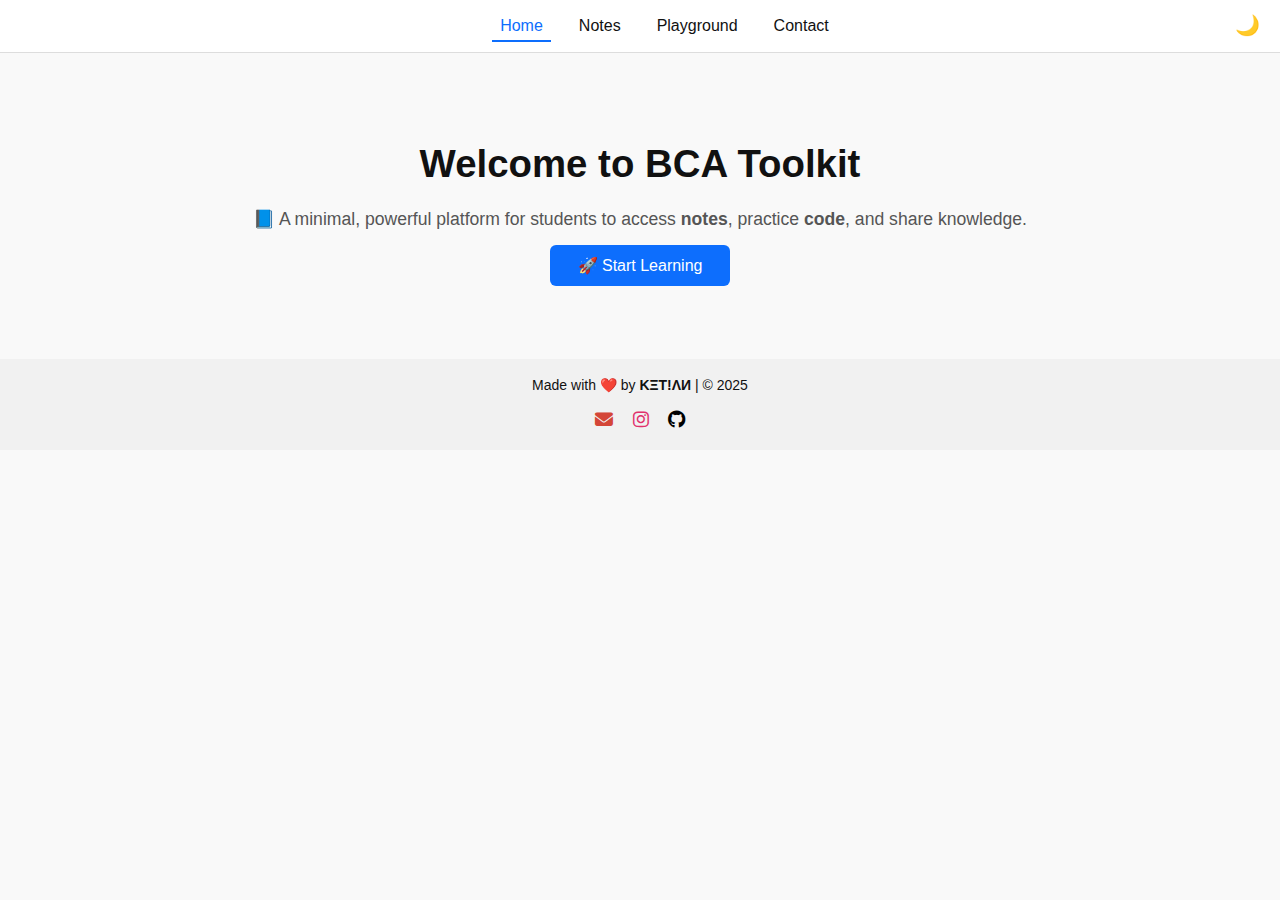
<file: index.html>
<!DOCTYPE html>
<html lang="en">
<head>
  <meta charset="UTF-8" />
  <meta name="viewport" content="width=device-width, initial-scale=1.0"/>
  <title>Home | BCA Toolkit</title>
  <link rel="stylesheet" href="style.css" />
  <link rel="stylesheet" href="https://cdnjs.cloudflare.com/ajax/libs/font-awesome/6.5.0/css/all.min.css"/>
</head>
<body>
  <!-- Navigation -->
  <header>
    <nav class="nav">
      <div class="nav-container">
        <!-- Logo -->
        <div class="logo">
          <span class="brand-name">K<span class="symbol">Ξ</span>T<span class="symbol">!</span>ΛИ</span>
          <span class="brand-sub">BCA Toolkit</span>
        </div>

        <!-- Navigation Links -->
        <ul class="nav-links" id="navLinks">
          <li><a href="index.html" class="active">Home</a></li>
          <li><a href="notes.html">Notes</a></li>
          <li><a href="playground.html">Playground</a></li>
          <li><a href="contact.html">Contact</a></li>
        </ul>

        <!-- Toggles -->
        <div class="nav-buttons">
          <button class="hamburger" onclick="toggleMenu()">☰</button>
          <button id="themeToggle" class="toggle-theme" onclick="toggleDarkMode()">🌙</button>
        </div>
      </div>
    </nav>
  </header>

  <!-- Hero Section -->
  <main class="container hero-section">
    <div class="hero-content">
      <h1>Welcome to <span class="highlight">BCA Toolkit</span></h1>
      <p>📘 A minimal, powerful platform for students to access <strong>notes</strong>, practice <strong>code</strong>, and share knowledge.</p>
      <a href="notes.html" class="cta-button">🚀 Start Learning</a>
    </div>
  </main>

  <!-- Footer -->
  <footer class="footer">
    <p>Made with ❤️ by <strong>KΞT!ΛИ</strong> | © 2025</p>
    <div class="footer-icons">
      <a href="mailto:ketanjaadhav5602@gmail.com" title="Email"><i class="fas fa-envelope"></i></a>
      <a href="https://instagram.com/me.ketan_" target="_blank" title="Instagram"><i class="fab fa-instagram"></i></a>
      <a href="https://github.com/mrketan5602" target="_blank" title="GitHub"><i class="fab fa-github"></i></a>
    </div>
  </footer>

  <!-- JavaScript -->
  <script>
    function toggleMenu() {
      document.getElementById('navLinks').classList.toggle('show');
    }

    function toggleDarkMode() {
      const body = document.body;
      body.classList.toggle("dark");
      document.getElementById("themeToggle").textContent = body.classList.contains("dark") ? "☀️" : "🌙";
      localStorage.setItem("theme", body.classList.contains("dark") ? "dark" : "light");
    }

    window.addEventListener("DOMContentLoaded", () => {
      if (localStorage.getItem("theme") === "dark") {
        document.body.classList.add("dark");
        document.getElementById("themeToggle").textContent = "☀️";
      }
    });
  </script>
</body>
</html>
</file>
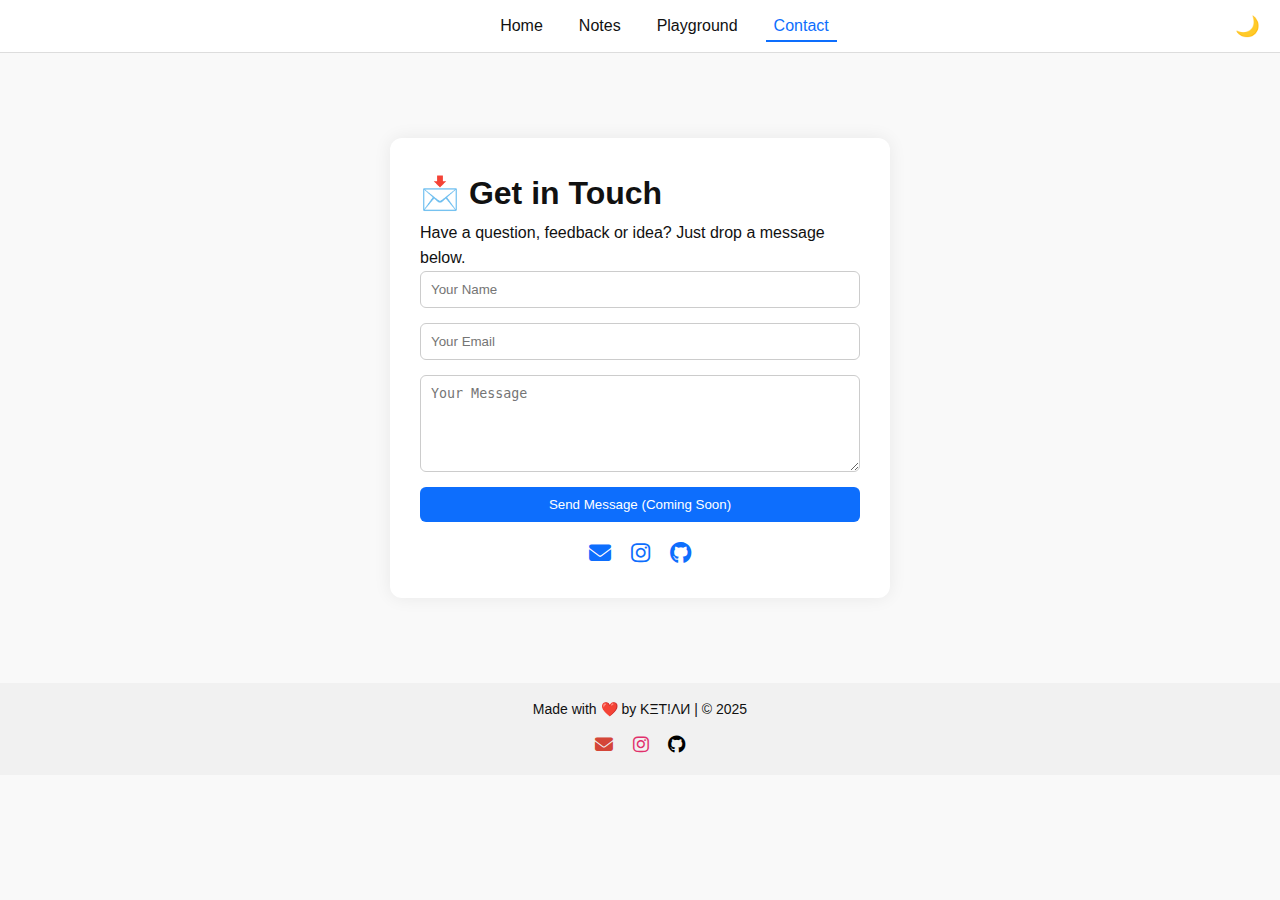
<file: contact.html>
<!DOCTYPE html>
<html lang="en">
<head>
  <meta charset="UTF-8"/>
  <meta name="viewport" content="width=device-width, initial-scale=1.0"/>
  <title>Contact | BCA Toolkit</title>
  <link rel="stylesheet" href="style.css"/>
  <link rel="stylesheet" href="https://cdnjs.cloudflare.com/ajax/libs/font-awesome/6.5.0/css/all.min.css"/>
</head>
<body>
  <header>
    <nav class="nav">
      <div class="nav-container">
        <div class="logo">
          <span class="brand-name">KΞT!ΛИ</span>
          <span class="brand-sub">BCA Toolkit</span>
        </div>
        <ul class="nav-links" id="navLinks">
          <li><a href="index.html">Home</a></li>
          <li><a href="notes.html">Notes</a></li>
          <li><a href="playground.html">Playground</a></li>
          <li><a href="contact.html" class="active">Contact</a></li>
        </ul>
        <button class="hamburger" onclick="toggleMenu()">☰</button>
        <button id="themeToggle" class="toggle-theme" onclick="toggleDarkMode()">🌙</button>
      </div>
    </nav>
  </header>

  <main class="container contact-section">
    <div class="contact-card">
      <h1>📩 Get in Touch</h1>
      <p>Have a question, feedback or idea? Just drop a message below.</p>
      <form>
        <input type="text" placeholder="Your Name" required>
        <input type="email" placeholder="Your Email" required>
        <textarea placeholder="Your Message" rows="5" required></textarea>
        <button type="submit" disabled>Send Message (Coming Soon)</button>
      </form>
      <div class="contact-icons">
        <a href="mailto:ketanjaadhav5602@gmail.com"><i class="fas fa-envelope"></i></a>
        <a href="https://instagram.com/me.ketan_" target="_blank"><i class="fab fa-instagram"></i></a>
        <a href="https://github.com/mrketan5602" target="_blank"><i class="fab fa-github"></i></a>
      </div>
    </div>
  </main>

  <footer class="footer">
    <p>Made with ❤️ by KΞT!ΛИ | © 2025</p>
    <div class="footer-icons">
      <a href="mailto:ketanjaadhav5602@gmail.com"><i class="fas fa-envelope"></i></a>
      <a href="https://instagram.com/me.ketan_" target="_blank"><i class="fab fa-instagram"></i></a>
      <a href="https://github.com/mrketan5602" target="_blank"><i class="fab fa-github"></i></a>
    </div>
  </footer>

  <script>
    function toggleMenu() {
      document.getElementById('navLinks').classList.toggle('show');
    }

    function toggleDarkMode() {
      const body = document.body;
      body.classList.toggle("dark");
      document.getElementById("themeToggle").textContent = body.classList.contains("dark") ? "☀️" : "🌙";
      localStorage.setItem("theme", body.classList.contains("dark") ? "dark" : "light");
    }

    window.addEventListener("DOMContentLoaded", () => {
      if (localStorage.getItem("theme") === "dark") {
        document.body.classList.add("dark");
        document.getElementById("themeToggle").textContent = "☀️";
      }
    });
  </script>
</body>
</html>
</file>
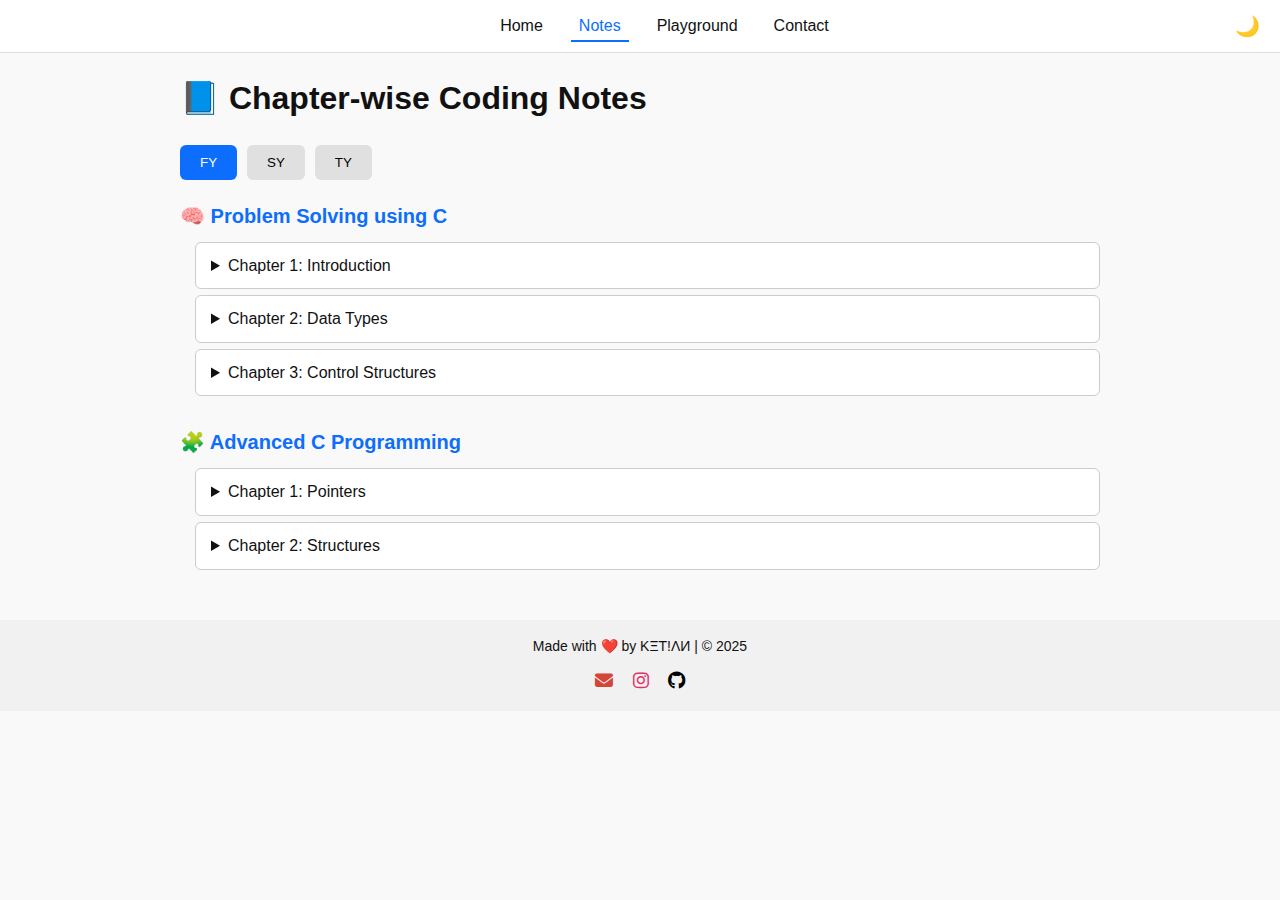
<file: notes.html>
<!DOCTYPE html>
<html lang="en">
<head>
  <meta charset="UTF-8" />
  <meta name="viewport" content="width=device-width, initial-scale=1.0"/>
  <title>Notes | BCA Toolkit</title>
  <link rel="stylesheet" href="style.css" />
  <link rel="stylesheet" href="https://cdnjs.cloudflare.com/ajax/libs/font-awesome/6.5.0/css/all.min.css"/>
</head>
<body>
  <header>
    <nav class="nav">
      <div class="nav-container">
        <div class="logo">
          <span class="brand-name">KΞT!ΛИ</span>
          <span class="brand-sub">BCA Toolkit</span>
        </div>
        <ul class="nav-links" id="navLinks">
          <li><a href="index.html">Home</a></li>
          <li><a href="notes.html" class="active">Notes</a></li>
          <li><a href="playground.html">Playground</a></li>
          <li><a href="contact.html">Contact</a></li>
        </ul>
        <button class="hamburger" onclick="toggleMenu()">☰</button>
        <button id="themeToggle" class="toggle-theme" onclick="toggleDarkMode()">🌙</button>
      </div>
    </nav>
  </header>

  <main class="container">
    <h1>📘 Chapter-wise Coding Notes</h1>

    <div class="tabs">
      <button class="tab active" onclick="showTab('fy', event)">FY</button>
      <button class="tab" onclick="showTab('sy', event)">SY</button>
      <button class="tab" onclick="showTab('ty', event)">TY</button>
    </div>

    <!-- FY Subjects -->
    <div class="tab-content" id="fy">
      <div class="subject-block">
        <h2>🧠 Problem Solving using C</h2>
        <details><summary>Chapter 1: Introduction</summary><a href="#">Download PDF</a></details>
        <details><summary>Chapter 2: Data Types</summary><a href="#">Download PDF</a></details>
        <details><summary>Chapter 3: Control Structures</summary><a href="#">Download PDF</a></details>
      </div>
      <div class="subject-block">
        <h2>🧩 Advanced C Programming</h2>
        <details><summary>Chapter 1: Pointers</summary><a href="#">Download PDF</a></details>
        <details><summary>Chapter 2: Structures</summary><a href="#">Download PDF</a></details>
      </div>
    </div>

    <!-- SY Subjects -->
    <div class="tab-content" id="sy" style="display:none;">
      <div class="subject-block">
        <h2>☕ Java Programming</h2>
        <details><summary>Chapter 1: OOP Concepts</summary><a href="#">Download PDF</a></details>
        <details><summary>Chapter 2: Inheritance</summary><a href="#">Download PDF</a></details>
        <details><summary>Chapter 3: Interfaces</summary><a href="#">Download PDF</a></details>
      </div>
      <div class="subject-block">
        <h2>🧮 Data Structures</h2>
        <details><summary>Chapter 1: Arrays & Linked Lists</summary><a href="#">Download PDF</a></details>
        <details><summary>Chapter 2: Stacks & Queues</summary><a href="#">Download PDF</a></details>
      </div>
      <div class="subject-block">
        <h2>🐍 Python Programming</h2>
        <details><summary>Chapter 1: Python Basics</summary><a href="#">Download PDF</a></details>
        <details><summary>Chapter 2: Functions</summary><a href="#">Download PDF</a></details>
      </div>
      <div class="subject-block">
        <h2>🌐 Web Technologies I</h2>
        <details><summary>Chapter 1: HTML & CSS</summary><a href="#">Download PDF</a></details>
        <details><summary>Chapter 2: JavaScript</summary><a href="#">Download PDF</a></details>
      </div>
    </div>

    <!-- TY Subjects -->
    <div class="tab-content" id="ty" style="display:none;">
      <div class="subject-block">
        <h2>⚙️ Core & Advanced Java</h2>
        <details><summary>Chapter 1: Multithreading</summary><a href="#">Download PDF</a></details>
        <details><summary>Chapter 2: Exception Handling</summary><a href="#">Download PDF</a></details>
      </div>
      <div class="subject-block">
        <h2>🌍 Web Technologies II</h2>
        <details><summary>Chapter 1: React Basics</summary><a href="#">Download PDF</a></details>
        <details><summary>Chapter 2: SPAs</summary><a href="#">Download PDF</a></details>
      </div>
      <div class="subject-block">
        <h2>📱 Android Programming</h2>
        <details><summary>Chapter 1: Activity Lifecycle</summary><a href="#">Download PDF</a></details>
        <details><summary>Chapter 2: Intents & UI</summary><a href="#">Download PDF</a></details>
      </div>
      <div class="subject-block">
        <h2>💡 Internet of Things (IoT)</h2>
        <details><summary>Chapter 1: Sensors & Devices</summary><a href="#">Download PDF</a></details>
      </div>
    </div>
  </main>

  <footer class="footer">
    <p>Made with ❤️ by KΞT!ΛИ | © 2025</p>
    <div class="footer-icons">
      <a href="mailto:ketanjaadhav5602@gmail.com"><i class="fas fa-envelope"></i></a>
      <a href="https://instagram.com/me.ketan_" target="_blank"><i class="fab fa-instagram"></i></a>
      <a href="https://github.com/mrketan5602" target="_blank"><i class="fab fa-github"></i></a>
    </div>
  </footer>

  <script>
    function toggleMenu() {
      document.getElementById('navLinks').classList.toggle('show');
    }

    function toggleDarkMode() {
      const body = document.body;
      body.classList.toggle("dark");
      document.getElementById("themeToggle").textContent = body.classList.contains("dark") ? "☀️" : "🌙";
      localStorage.setItem("theme", body.classList.contains("dark") ? "dark" : "light");
    }

    window.addEventListener("DOMContentLoaded", () => {
      if (localStorage.getItem("theme") === "dark") {
        document.body.classList.add("dark");
        document.getElementById("themeToggle").textContent = "☀️";
      }
    });

    function showTab(tabId, event) {
      document.querySelectorAll('.tab-content').forEach(tab => tab.style.display = 'none');
      document.querySelectorAll('.tab').forEach(btn => btn.classList.remove('active'));
      document.getElementById(tabId).style.display = 'block';
      event.target.classList.add('active');
    }
  </script>
</body>
</html>
</file>
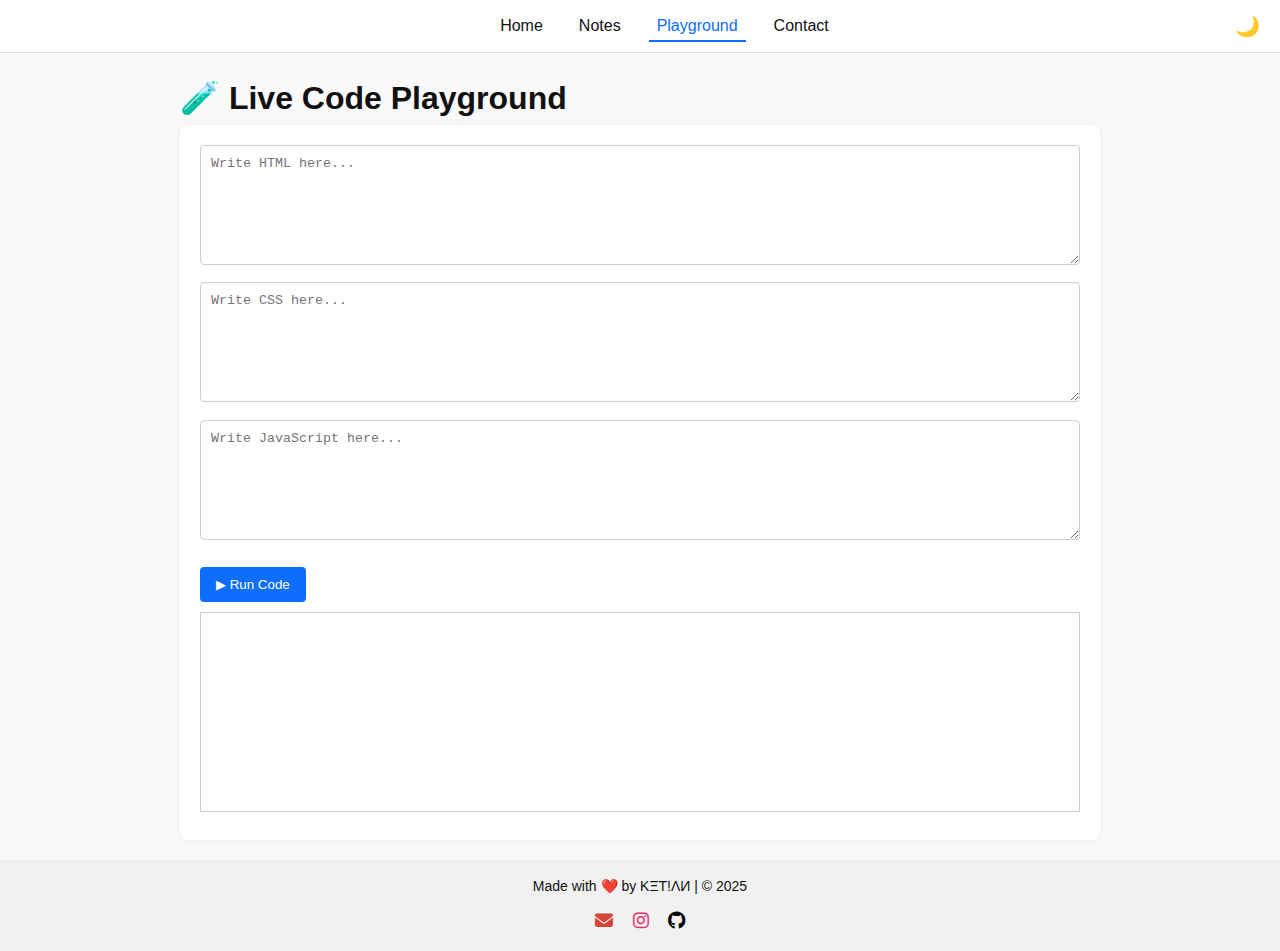
<file: playground.html>
<!DOCTYPE html>
<html lang="en">
<head>
  <meta charset="UTF-8"/>
  <meta name="viewport" content="width=device-width, initial-scale=1.0"/>
  <title>Playground | BCA Toolkit</title>
  <link rel="stylesheet" href="style.css"/>
  <link rel="stylesheet" href="https://cdnjs.cloudflare.com/ajax/libs/font-awesome/6.5.0/css/all.min.css"/>
</head>
<body>
  <header>
    <nav class="nav">
      <div class="nav-container">
        <div class="logo">
          <span class="brand-name">KΞT!ΛИ</span>
          <span class="brand-sub">BCA Toolkit</span>
        </div>
        <ul class="nav-links" id="navLinks">
          <li><a href="index.html">Home</a></li>
          <li><a href="notes.html">Notes</a></li>
          <li><a href="playground.html" class="active">Playground</a></li>
          <li><a href="contact.html">Contact</a></li>
        </ul>
        <button class="hamburger" onclick="toggleMenu()">☰</button>
        <button id="themeToggle" class="toggle-theme" onclick="toggleDarkMode()">🌙</button>
      </div>
    </nav>
  </header>

  <main class="container">
    <h1>🧪 Live Code Playground</h1>
    <div class="playground">
      <textarea id="html" placeholder="Write HTML here..."></textarea>
      <textarea id="css" placeholder="Write CSS here..."></textarea>
      <textarea id="js" placeholder="Write JavaScript here..."></textarea>
      <button onclick="runCode()">▶ Run Code</button>
      <iframe id="output"></iframe>
    </div>
  </main>

  <footer class="footer">
    <p>Made with ❤️ by KΞT!ΛИ | © 2025</p>
    <div class="footer-icons">
      <a href="mailto:ketanjaadhav5602@gmail.com"><i class="fas fa-envelope"></i></a>
      <a href="https://instagram.com/me.ketan_" target="_blank"><i class="fab fa-instagram"></i></a>
      <a href="https://github.com/mrketan5602" target="_blank"><i class="fab fa-github"></i></a>
    </div>
  </footer>

  <script>
    function runCode() {
      const html = document.getElementById("html").value;
      const css = "<style>" + document.getElementById("css").value + "</style>";
      const js = "<script>" + document.getElementById("js").value + "<\/script>";
      const output = document.getElementById("output");
      output.srcdoc = html + css + js;
    }

    function toggleMenu() {
      document.getElementById('navLinks').classList.toggle('show');
    }

    function toggleDarkMode() {
      const body = document.body;
      body.classList.toggle("dark");
      document.getElementById("themeToggle").textContent = body.classList.contains("dark") ? "☀️" : "🌙";
      localStorage.setItem("theme", body.classList.contains("dark") ? "dark" : "light");
    }

    window.addEventListener("DOMContentLoaded", () => {
      if (localStorage.getItem("theme") === "dark") {
        document.body.classList.add("dark");
        document.getElementById("themeToggle").textContent = "☀️";
      }
    });
  </script>
</body>
</html>
</file>
<file: style.css>
/* ========== RESET ========== */
* {
  margin: 0;
  padding: 0;
  box-sizing: border-box;
}
body {
  font-family: 'Segoe UI', sans-serif;
  background: #f9f9f9;
  color: #111;
  line-height: 1.6;
  transition: background 0.3s, color 0.3s;
}
a {
  color: inherit;
  text-decoration: none;
}
.container {
  max-width: 960px;
  margin: auto;
  padding: 20px;
}

/* ========== NAVBAR ========== */
.nav {
  background: #fff;
  border-bottom: 1px solid #ddd;
  padding: 10px 20px;
}
.nav-container {
  display: flex;
  align-items: center;
  justify-content: space-between;
}
.nav-links {
  display: flex;
  gap: 20px;
}
.nav-links li {
  list-style: none;
}
.nav-links a {
  font-weight: 500;
  padding: 6px 8px;
  border-bottom: 2px solid transparent;
  transition: 0.3s;
}
.nav-links a:hover,
.nav-links a.active {
  color: #0d6efd;
  border-bottom-color: #0d6efd;
}
.toggle-theme,
.hamburger {
  background: none;
  border: none;
  font-size: 20px;
  cursor: pointer;
  margin-left: 12px;
}
.hamburger {
  display: none;
}

/* ========== LOGO (Animated & Minimal) ========== */
.logo {
  display: flex;
  flex-direction: column;
  align-items: flex-start;
  line-height: 1;
  animation: fadeInLogo 0.6s ease forwards;
  opacity: 0;
  transform: translateY(-8px);
}
@keyframes fadeInLogo {
  to {
    opacity: 1;
    transform: translateY(0);
  }
}
.brand-name {
  font-size: 1.3rem;
  font-weight: 800;
  letter-spacing: 1.5px;
  text-transform: uppercase;
  background: linear-gradient(to right, #0d6efd, #00c6ff);
  -webkit-background-clip: text;
  -webkit-text-fill-color: transparent;
}
.symbol {
  animation: pulse 1.6s infinite ease-in-out;
}
@keyframes pulse {
  0%, 100% {
    transform: scale(1);
    opacity: 0.85;
  }
  50% {
    transform: scale(1.1);
    opacity: 1;
  }
}
.brand-sub {
  font-size: 0.6rem;
  font-family: monospace;
  color: #666;
  opacity: 0.6;
  letter-spacing: 1px;
  margin-top: 2px;
}
body.dark .brand-sub {
  color: #aaa;
}

/* ========== HERO SECTION ========== */
.hero-section {
  text-align: center;
  padding: 80px 20px;
}
.hero-section h1 {
  font-size: 2.4rem;
  margin-bottom: 10px;
}
.hero-section p {
  font-size: 1.1rem;
  color: #555;
  margin-bottom: 20px;
}
.cta-button {
  background: #0d6efd;
  color: #fff;
  padding: 12px 28px;
  border-radius: 6px;
  font-weight: 500;
  transition: background 0.3s;
}
.cta-button:hover {
  background: #0949b2;
}

/* ========== NOTES PAGE ========== */
.tabs {
  margin: 20px 0;
  display: flex;
  gap: 10px;
}
.tab {
  background: #e0e0e0;
  border: none;
  padding: 10px 20px;
  border-radius: 6px;
  cursor: pointer;
  font-weight: 500;
}
.tab.active {
  background: #0d6efd;
  color: #fff;
}
.tab-content {
  margin-top: 20px;
}
.subject-block {
  margin-bottom: 30px;
}
.subject-block h2 {
  font-size: 20px;
  margin-bottom: 10px;
  color: #0d6efd;
}
.subject-block details {
  background: #fff;
  padding: 10px 15px;
  margin-left: 15px;
  margin-bottom: 6px;
  border: 1px solid #ccc;
  border-radius: 6px;
  transition: 0.3s ease;
}
.subject-block details:hover {
  box-shadow: 0 1px 6px rgba(0, 0, 0, 0.06);
}
body.dark .subject-block details {
  background: #2a2a2a;
  border-color: #444;
}

/* ========== PLAYGROUND ========== */
.playground {
  background: #fff;
  padding: 20px;
  border-radius: 8px;
  box-shadow: 0 0 10px rgba(0,0,0,0.05);
}
.playground textarea {
  width: 100%;
  height: 120px;
  margin-bottom: 10px;
  padding: 10px;
  font-family: monospace;
  border: 1px solid #ccc;
  border-radius: 4px;
}
.playground iframe {
  width: 100%;
  height: 200px;
  border: 1px solid #ccc;
  margin-top: 10px;
}
.playground button {
  margin-top: 10px;
  background: #0d6efd;
  color: #fff;
  border: none;
  padding: 10px 16px;
  border-radius: 4px;
  cursor: pointer;
}
body.dark .playground {
  background: #222;
}

/* ========== CONTACT PAGE ========== */
.contact-section {
  display: flex;
  justify-content: center;
  align-items: center;
  min-height: 70vh;
}
.contact-card {
  background: #fff;
  padding: 30px;
  border-radius: 12px;
  width: 100%;
  max-width: 500px;
  box-shadow: 0 0 18px rgba(0, 0, 0, 0.07);
}
.contact-card form {
  display: flex;
  flex-direction: column;
  gap: 15px;
}
.contact-card input,
.contact-card textarea {
  padding: 10px;
  border: 1px solid #ccc;
  border-radius: 6px;
}
.contact-card button {
  background: #0d6efd;
  color: white;
  border: none;
  padding: 10px;
  border-radius: 6px;
  cursor: not-allowed;
}
.contact-icons {
  margin-top: 20px;
  display: flex;
  justify-content: center;
  gap: 20px;
}
.contact-icons i {
  font-size: 22px;
  color: #0d6efd;
  transition: 0.3s;
}
.contact-icons i:hover {
  color: #0949b2;
}

/* ========== FOOTER ========== */
.footer {
  background: #f1f1f1;
  padding: 15px 20px;
  text-align: center;
  font-size: 14px;
}
.footer-icons {
  margin-top: 10px;
}
.footer-icons a {
  margin: 0 8px;
  font-size: 18px;
  transition: 0.3s;
}
.footer-icons a[href*="github"] {
  color: #000;
}
.footer-icons a[href*="instagram"] {
  color: #E1306C;
}
.footer-icons a[href^="mailto:"] {
  color: #d44638;
}
.footer-icons a:hover {
  transform: scale(1.2);
}
body.dark .footer {
  background: #2a2a2a;
}
body.dark .footer-icons a {
  color: #ccc;
}

/* ========== DARK MODE ========== */
body.dark {
  background: #1a1a1a;
  color: #f1f1f1;
}
body.dark .nav,
body.dark .contact-card,
body.dark .tab,
body.dark .tab-content,
body.dark .tabs {
  background: #2a2a2a;
  color: #f1f1f1;
}
body.dark .cta-button,
body.dark .tab.active,
body.dark .playground button,
body.dark .contact-card button {
  background: #0d6efd;
}
body.dark .tab,
body.dark .tab-content details,
body.dark .contact-card input,
body.dark .contact-card textarea {
  border-color: #444;
}

/* ========== RESPONSIVE ========== */
@media (max-width: 768px) {
  .nav-links {
    display: none;
    flex-direction: column;
    gap: 10px;
    background: #fff;
    padding: 10px;
    position: absolute;
    top: 60px;
    right: 20px;
    box-shadow: 0 2px 8px rgba(0,0,0,0.15);
  }
  .nav-links.show {
    display: flex;
  }
  .hamburger {
    display: block;
  }
}
</file>
